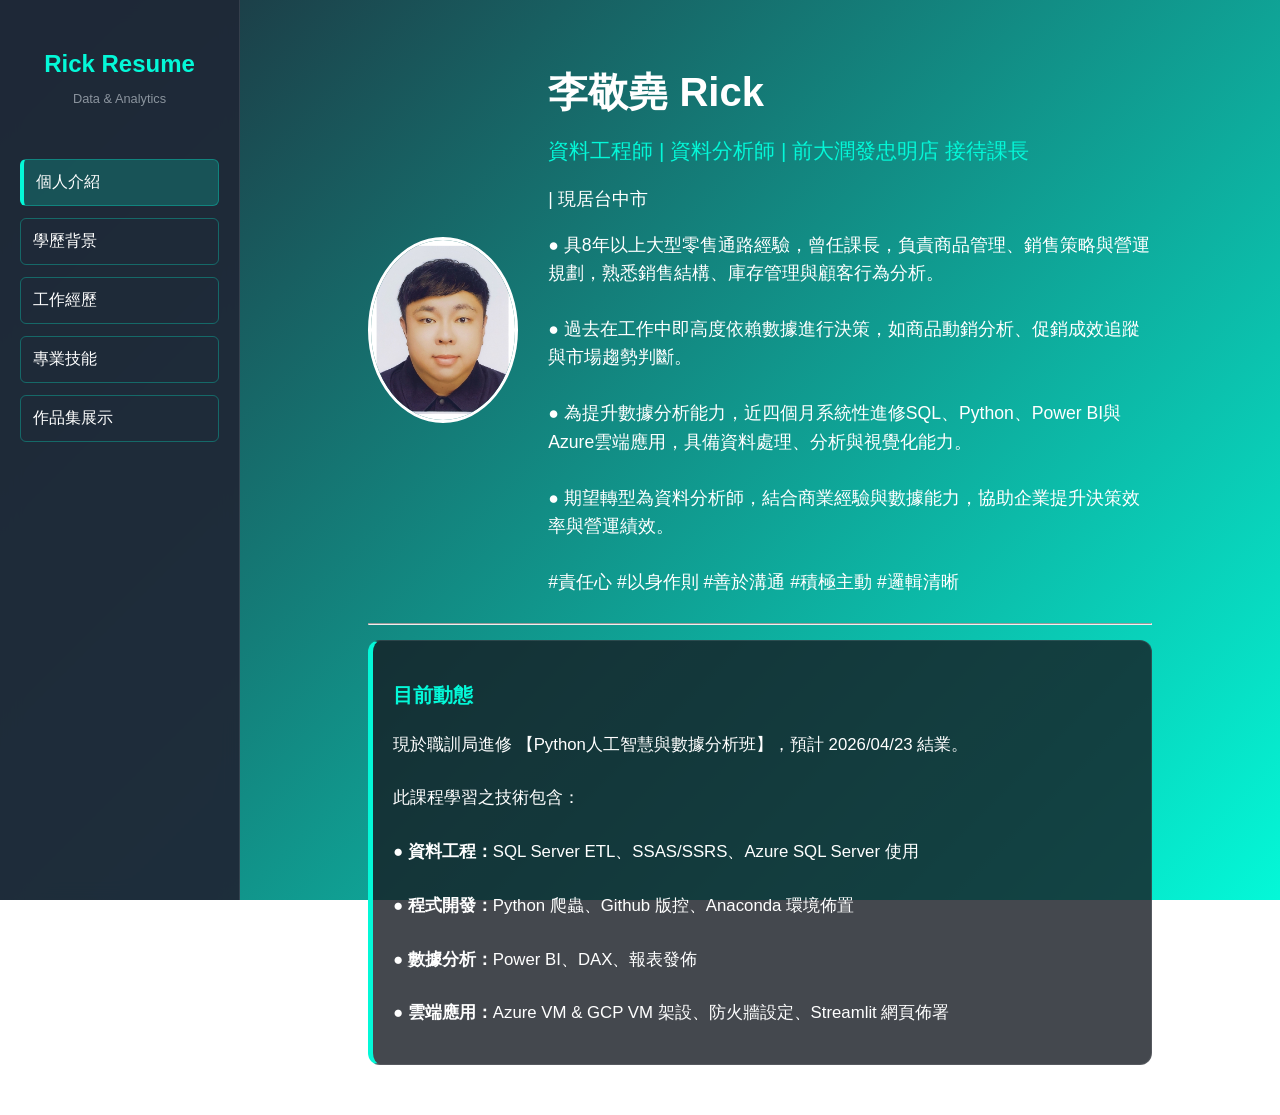
<file: index.html>
<!DOCTYPE html>
<html lang="zh-Hant">
<head>
<meta charset="UTF-8">
<meta name="viewport" content="width=device-width, initial-scale=1.0">
<title>個人介紹 - 李敬堯 Rick</title>

<style>
/* --- 基礎設定 --- */
/* 子選單基礎設定 */
.sub-nav {
    max-height: 0;           /* 預設高度為 0 (隱藏) */
    overflow: hidden;        /* 超出部分隱藏 */
    transition: max-height 0.5s ease-out; /* 展開動畫 */
    background: rgba(0, 0, 0, 0.2); /* 稍微深一點的背景色做區隔 */
    border-radius: 8px;
    margin-left: 10px;       /* 往右縮進，顯現階層感 */
}

/* 當滑鼠移到作品集群組時，展開子選單 */
.portfolio-group:hover .sub-nav {
    max-height: 300px;       /* 給予足夠大的高度讓它展開 */
}

/* 子選單內的連結樣式 */
.sub-nav a {
    font-size: 0.9rem !important; /* 字體比主選單小一點 */
    padding: 8px 15px !important;
    background: transparent !important; /* 移除原本的背景 */
    border: none !important;
    border-left: 2px solid rgba(4, 248, 216, 0.3); /* 左側細線 */
    margin: 2px 0 !important;
}

.sub-nav a:hover {
    color: #04f8d8 !important;
    border-left: 2px solid #04f8d8 !important;
}

body {
    margin: 0;
    font-family: "Microsoft JhengHei", Arial, sans-serif;
    background: linear-gradient(135deg, #1f2937 0%, #04f8d8 100%);
    background-attachment: fixed;
    min-height: 100vh;
    color: rgb(255, 255, 255);
    display: flex;
    flex-direction: column; /* 預設手機版由上而下 */
}

/* --- 導覽列 (手機版優化) --- */
.sidebar {
    width: 100%;
    background: rgba(31, 41, 55, 0.95);
    backdrop-filter: blur(10px);
    padding: 15px;
    box-sizing: border-box;
    border-bottom: 1px solid rgba(255, 255, 255, 0.1);
    position: sticky; /* 手機版捲動時固定在頂部 */
    top: 0;
    z-index: 1000;
}

.nav-links {
    display: flex; 
    justify-content: center;
    overflow-x: auto; /* 若選單太長，手機版可以左右滑動 */
    white-space: nowrap;
    gap: 8px;
    padding-bottom: 5px;
}

/* 隱藏手機版捲軸 */
.nav-links::-webkit-scrollbar { display: none; }

.sidebar a {
    color: white;
    padding: 6px 12px;
    text-decoration: none;
    border-radius: 6px;
    background: rgba(4, 248, 216, 0.1);
    border: 1px solid rgba(4, 248, 216, 0.3);
    font-size: 13px;
    flex-shrink: 0;
}

/* --- 主內容 --- */
.content {
    padding: 20px;
    box-sizing: border-box;
    width: 100%;
    font-size: 1.1rem; /* 增加基礎字體大小 */
    line-height: 1.6;
}

.header-flex {
    display: flex;
    flex-direction: column; /* 手機版頭像置中 */
    align-items: center;
    text-align: center;
    margin-top: 10px;
}

.profile {
    width: 120px; /* 手機版頭像縮小一點 */
    height: 120px;
    object-fit: cover;
    border-radius: 50%;
    border: 3px solid #ffffff;
    margin-bottom: 15px;
}

/* --- 元件樣式 --- */
.card { 
    background: rgba(22, 27, 34, 0.8); 
    padding: 20px; 
    border-radius: 12px; 
    margin-top: 15px; 
    border: 1px solid rgba(255, 255, 255, 0.1); 
    font-size: 1.05rem; /* 手機版字體略小 */
}

.project-image {
    width: 100%;
    max-width: 100%;
    height: auto;
}

/* --- 桌機版佈局 (螢幕大於 992px 時自動切換) --- */
@media (min-width: 992px) {
    body { flex-direction: row; }
    
    .sidebar { 
        width: 240px; 
        height: 100vh; 
        position: fixed; 
        left: 0; top: 0;
        padding: 50px 20px; 
        border-right: 1px solid rgba(255, 255, 255, 0.1); 
        border-bottom: none;
        display: flex;
        flex-direction: column;
    }
    
    .nav-links { 
        flex-direction: column; 
        overflow-x: visible;
        gap: 12px;
    }
    
    .sidebar a { 
        display: block; 
        font-size: 16px;
        background: transparent;
        padding: 12px;
    }

    .sidebar a:hover {
        background: rgba(4, 248, 216, 0.2);
    }
    
    .content { 
        margin-left: 240px; 
        padding: 50px 10%; 
    }
    
    .header-flex { flex-direction: row; text-align: left; }
    .profile { width: 180px; height: 180px; margin-right: 30px; }
}
</style>
</head>

<body>

<div class="sidebar">
    <div style="margin-bottom: 40px; text-align: center; width: 100%;">
        <h2 style="color: #04f8d8; margin: 0;">Rick Resume</h2>
        <p style="font-size: 0.8rem; color: #8b949e;">Data & Analytics</p>
    </div>
    <div class="nav-links">
        <a href="index.html" style="background: rgba(4, 248, 216, 0.2); border-left: 4px solid #04f8d8;">個人介紹</a>
        <a href="education.html">學歷背景</a>
        <a href="experience.html">工作經歷</a>
        <a href="skills.html">專業技能</a>
        <a href="portfolio.html">作品集展示</a>
        <div class="sub-nav">
                <a href="project-1.html">● 大數據銷售分析</a>
                <a href="project-2.html">● 即時新聞監控系統</a>
                <a href="project-3.html">● 雲端自動化流程</a>
            </div>
    </div>
</div>

<div class="content">
    <div class="header-flex">
        <img src="assets/p1.jpg" class="profile" alt="Rick">
        <div>
            <h1 style="margin:0; font-size: 2.5rem;">李敬堯 Rick</h1>
            <p style="font-size: 1.3rem; color: #04f8d8; margin: 10px 0;">資料工程師 | 資料分析師 | 前大潤發忠明店 接待課長</p>
            <p>| 現居台中市</p>
            <p>● 具8年以上大型零售通路經驗，曾任課長，負責商品管理、銷售策略與營運規劃，熟悉銷售結構、庫存管理與顧客行為分析。
                <br>
                <br>● 過去在工作中即高度依賴數據進行決策，如商品動銷分析、促銷成效追蹤與市場趨勢判斷。
                <br>
                <br>● 為提升數據分析能力，近四個月系統性進修SQL、Python、Power BI與Azure雲端應用，具備資料處理、分析與視覺化能力。
                <br>
                <br>● 期望轉型為資料分析師，結合商業經驗與數據能力，協助企業提升決策效率與營運績效。
                <br>
                <br>#責任心 #以身作則 #善於溝通 #積極主動 #邏輯清晰
            </p>
        </div>
    </div>

    <hr>

    <div class="card" style="border-left: 5px solid #04f8d8;">
        <h3 style="color: #04f8d8;">目前動態</h3>
        <p>現於職訓局進修 <span class="highlight">【Python人工智慧與數據分析班】</span>，預計 2026/04/23 結業。
            <br>
            <br>此課程學習之技術包含：
            <br>
            <br>● <b>資料工程：</b>SQL Server ETL、SSAS/SSRS、Azure SQL Server 使用
            <br>
            <br>● <b>程式開發：</b>Python 爬蟲、Github 版控、Anaconda 環境佈置
            <br>
            <br>● <b>數據分析：</b>Power BI、DAX、報表發佈
            <br>
            <br>● <b>雲端應用：</b>Azure VM & GCP VM 架設、防火牆設定、Streamlit 網頁佈署
</file>
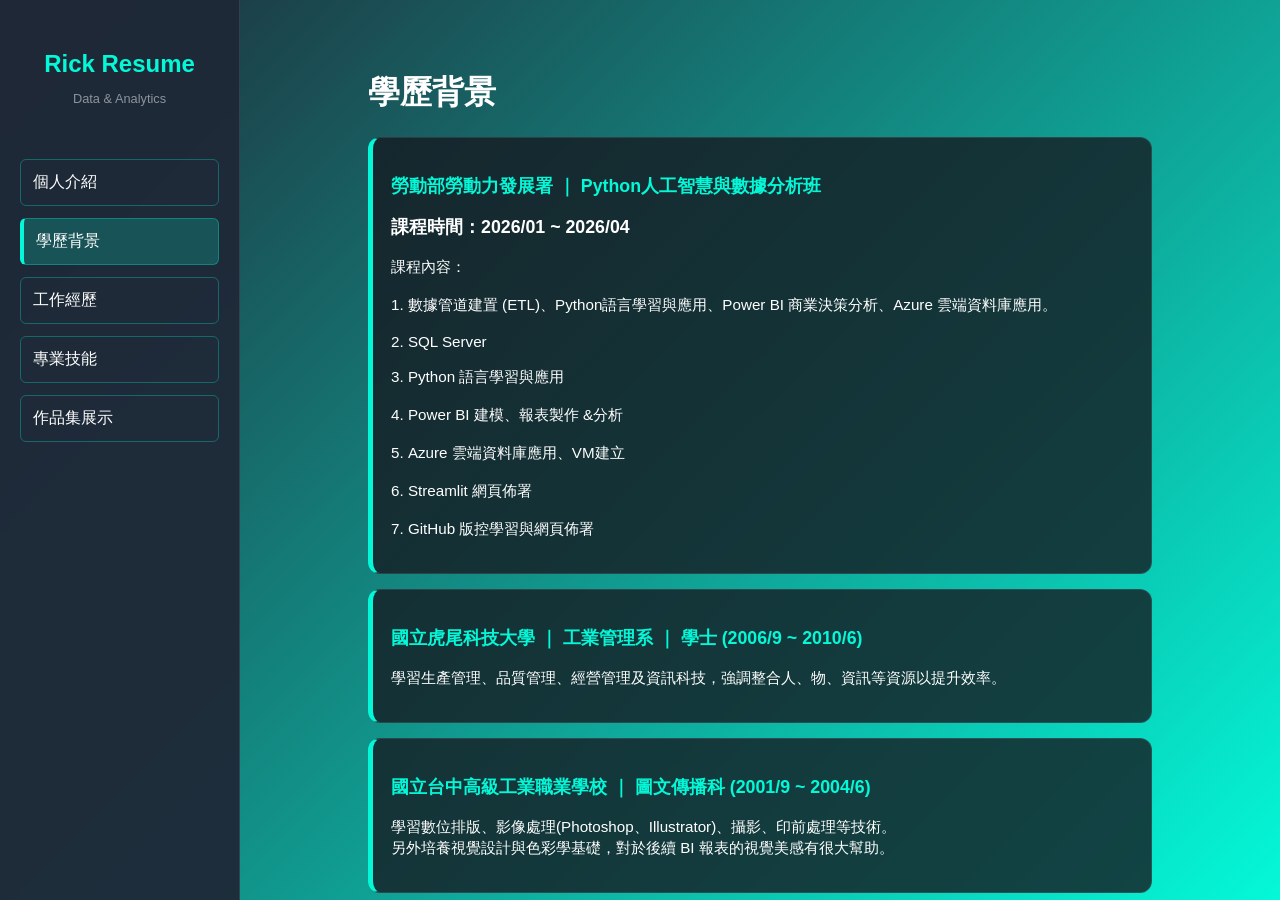
<file: education.html>
<meta name="viewport" content="width=device-width, initial-scale=1.0">
<style>
/* --- 基礎設定 --- */
body {
    margin: 0;
    font-family: "Microsoft JhengHei", Arial, sans-serif;
    background: linear-gradient(135deg, #1f2937 0%, #04f8d8 100%);
    background-attachment: fixed;
    min-height: 100vh;
    color: rgb(255, 255, 255);
    display: flex;
    flex-direction: column; /* 預設手機版由上而下 */
}

/* --- 導覽列 (手機版優化) --- */
.sidebar {
    width: 100%;
    background: rgba(31, 41, 55, 0.95);
    backdrop-filter: blur(10px);
    padding: 15px;
    box-sizing: border-box;
    border-bottom: 1px solid rgba(255, 255, 255, 0.1);
    position: sticky; /* 手機版捲動時固定在頂部 */
    top: 0;
    z-index: 1000;
}

.nav-links {
    display: flex; 
    justify-content: center;
    overflow-x: auto; /* 若選單太長，手機版可以左右滑動 */
    white-space: nowrap;
    gap: 8px;
    padding-bottom: 5px;
}

/* 隱藏手機版捲軸 */
.nav-links::-webkit-scrollbar { display: none; }

.sidebar a {
    color: white;
    padding: 6px 12px;
    text-decoration: none;
    border-radius: 6px;
    background: rgba(4, 248, 216, 0.1);
    border: 1px solid rgba(4, 248, 216, 0.3);
    font-size: 13px;
    flex-shrink: 0;
}

/* --- 主內容 --- */
.content {
    padding: 20px;
    box-sizing: border-box;
    width: 100%;
}

.header-flex {
    display: flex;
    flex-direction: column; /* 手機版頭像置中 */
    align-items: center;
    text-align: center;
    margin-top: 10px;
}

.profile {
    width: 120px; /* 手機版頭像縮小一點 */
    height: 120px;
    object-fit: cover;
    border-radius: 50%;
    border: 3px solid #ffffff;
    margin-bottom: 15px;
}

/* --- 元件樣式 --- */
.card { 
    background: rgba(22, 27, 34, 0.8); 
    padding: 18px; 
    border-radius: 12px; 
    margin-top: 15px; 
    border: 1px solid rgba(255, 255, 255, 0.1); 
    font-size: 0.95rem; /* 手機版字體略小 */
}

.project-image {
    width: 100%;
    max-width: 100%;
    height: auto;
}

/* --- 桌機版佈局 (螢幕大於 992px 時自動切換) --- */
@media (min-width: 992px) {
    body { flex-direction: row; }
    
    .sidebar { 
        width: 240px; 
        height: 100vh; 
        position: fixed; 
        left: 0; top: 0;
        padding: 50px 20px; 
        border-right: 1px solid rgba(255, 255, 255, 0.1); 
        border-bottom: none;
        display: flex;
        flex-direction: column;
    }
    
    .nav-links { 
        flex-direction: column; 
        overflow-x: visible;
        gap: 12px;
    }
    
    .sidebar a { 
        display: block; 
        font-size: 16px;
        background: transparent;
        padding: 12px;
    }

    .sidebar a:hover {
        background: rgba(4, 248, 216, 0.2);
    }
    
    .content { 
        margin-left: 240px; 
        padding: 50px 10%; 
    }
    
    .header-flex { flex-direction: row; text-align: left; }
    .profile { width: 180px; height: 180px; margin-right: 30px; }
}
</style>

<body>
<div class="sidebar">
    <div style="margin-bottom: 40px; text-align: center; width: 100%;">
        <h2 style="color: #04f8d8; margin: 0;">Rick Resume</h2>
        <p style="font-size: 0.8rem; color: #8b949e;">Data & Analytics</p>
    </div>
    <div class="nav-links">
        <a href="index.html">個人介紹</a>
        <a href="education.html" style="background: rgba(4, 248, 216, 0.2); border-left: 4px solid #04f8d8;">學歷背景</a>
        <a href="experience.html">工作經歷</a>
        <a href="skills.html">專業技能</a>
        <a href="portfolio.html">作品集展示</a>
    </div>
</div>

<div class="content">
    <h1>學歷背景</h1>
    <div class="card" style="border-left: 5px solid #04f8d8;">
        <h3 style="color: #04f8d8;">勞動部勞動力發展署 ｜ Python人工智慧與數據分析班</h3>
        <h3 style="margin-top:0;">課程時間：2026/01 ~ 2026/04</h3>
        <p>課程內容：
            <br>
            <br>1. 數據管道建置 (ETL)、Python語言學習與應用、Power BI 商業決策分析、Azure 雲端資料庫應用。
            <br>
            <br>2. SQL Server
            <br>
            <br>3. Python 語言學習與應用
            <br>
            <br>4. Power BI 建模、報表製作 &分析
            <br>
            <br>5. Azure 雲端資料庫應用、VM建立
            <br>
            <br>6. Streamlit 網頁佈署
            <br>
            <br>7. GitHub 版控學習與網頁佈署
        </p>
    </div>
    <div class="card" style="border-left: 5px solid #04f8d8;">
        <h3 style="color: #04f8d8;">國立虎尾科技大學 ｜ 工業管理系 ｜ 學士 (2006/9 ~ 2010/6)</h3>
        <p>學習生產管理、品質管理、經營管理及資訊科技，強調整合人、物、資訊等資源以提升效率。
        </p>
    </div>
    <div class="card" style="border-left: 5px solid #04f8d8;">
        <h3 style="color: #04f8d8;">國立台中高級工業職業學校 ｜ 圖文傳播科 (2001/9 ~ 2004/6)</h3>
        <p>學習數位排版、影像處理(Photoshop、Illustrator)、攝影、印前處理等技術。
            <br>另外培養視覺設計與色彩學基礎，對於後續 BI 報表的視覺美感有很大幫助。
        </p>
    </div>
</div>
</body>
</file>
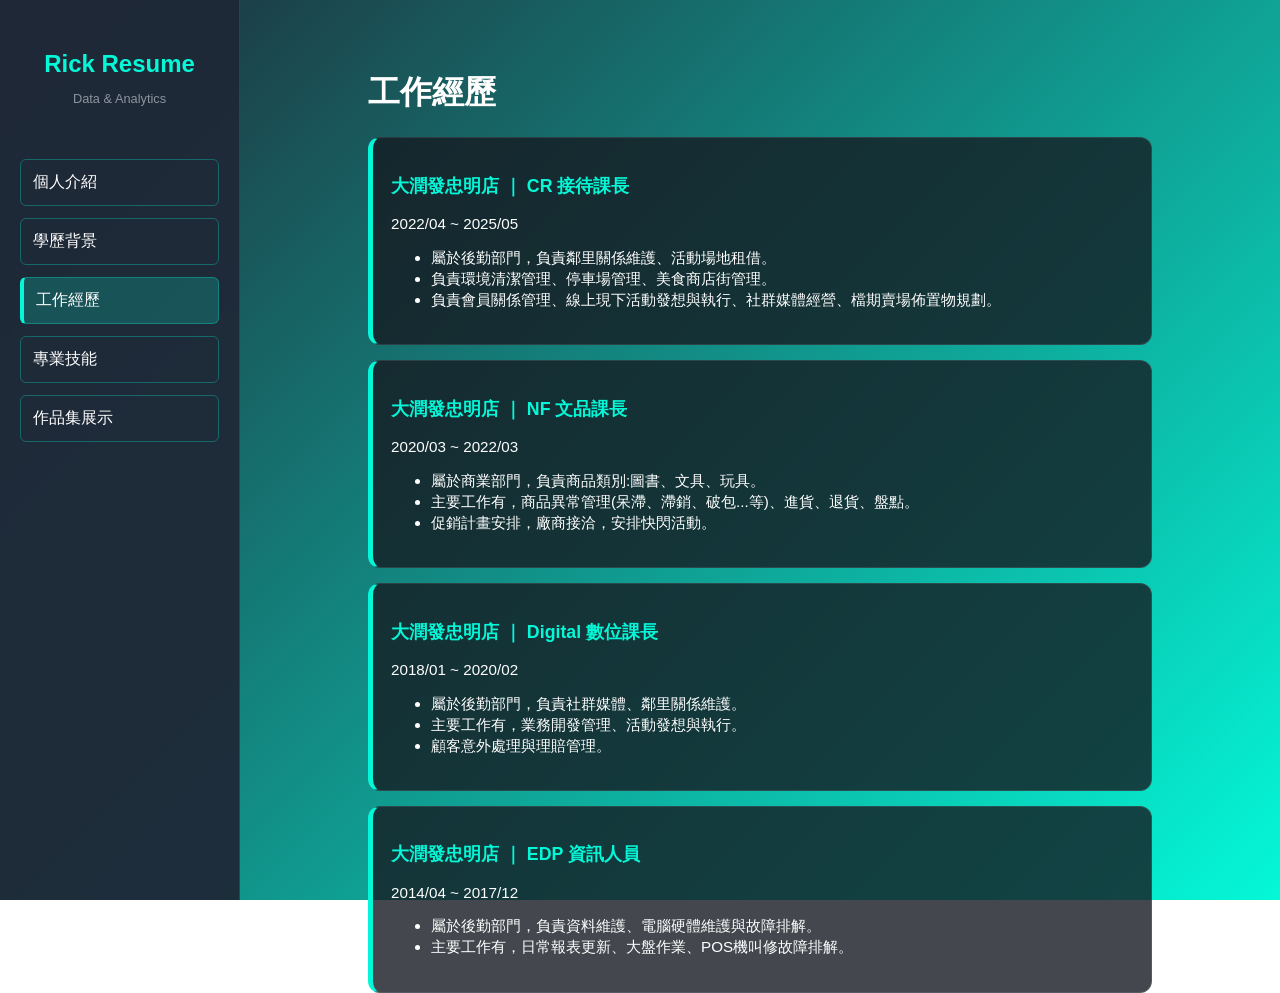
<file: experience.html>
<meta name="viewport" content="width=device-width, initial-scale=1.0">
<style>
/* --- 基礎設定 --- */
body {
    margin: 0;
    font-family: "Microsoft JhengHei", Arial, sans-serif;
    background: linear-gradient(135deg, #1f2937 0%, #04f8d8 100%);
    background-attachment: fixed;
    min-height: 100vh;
    color: rgb(255, 255, 255);
    display: flex;
    flex-direction: column; /* 預設手機版由上而下 */
}

/* --- 導覽列 (手機版優化) --- */
.sidebar {
    width: 100%;
    background: rgba(31, 41, 55, 0.95);
    backdrop-filter: blur(10px);
    padding: 15px;
    box-sizing: border-box;
    border-bottom: 1px solid rgba(255, 255, 255, 0.1);
    position: sticky; /* 手機版捲動時固定在頂部 */
    top: 0;
    z-index: 1000;
}

.nav-links {
    display: flex; 
    justify-content: center;
    overflow-x: auto; /* 若選單太長，手機版可以左右滑動 */
    white-space: nowrap;
    gap: 8px;
    padding-bottom: 5px;
}

/* 隱藏手機版捲軸 */
.nav-links::-webkit-scrollbar { display: none; }

.sidebar a {
    color: white;
    padding: 6px 12px;
    text-decoration: none;
    border-radius: 6px;
    background: rgba(4, 248, 216, 0.1);
    border: 1px solid rgba(4, 248, 216, 0.3);
    font-size: 13px;
    flex-shrink: 0;
}

/* --- 主內容 --- */
.content {
    padding: 20px;
    box-sizing: border-box;
    width: 100%;
}

.header-flex {
    display: flex;
    flex-direction: column; /* 手機版頭像置中 */
    align-items: center;
    text-align: center;
    margin-top: 10px;
}

.profile {
    width: 120px; /* 手機版頭像縮小一點 */
    height: 120px;
    object-fit: cover;
    border-radius: 50%;
    border: 3px solid #ffffff;
    margin-bottom: 15px;
}

/* --- 元件樣式 --- */
.card { 
    background: rgba(22, 27, 34, 0.8); 
    padding: 18px; 
    border-radius: 12px; 
    margin-top: 15px; 
    border: 1px solid rgba(255, 255, 255, 0.1); 
    font-size: 0.95rem; /* 手機版字體略小 */
}

.project-image {
    width: 100%;
    max-width: 100%;
    height: auto;
}

/* --- 桌機版佈局 (螢幕大於 992px 時自動切換) --- */
@media (min-width: 992px) {
    body { flex-direction: row; }
    
    .sidebar { 
        width: 240px; 
        height: 100vh; 
        position: fixed; 
        left: 0; top: 0;
        padding: 50px 20px; 
        border-right: 1px solid rgba(255, 255, 255, 0.1); 
        border-bottom: none;
        display: flex;
        flex-direction: column;
    }
    
    .nav-links { 
        flex-direction: column; 
        overflow-x: visible;
        gap: 12px;
    }
    
    .sidebar a { 
        display: block; 
        font-size: 16px;
        background: transparent;
        padding: 12px;
    }

    .sidebar a:hover {
        background: rgba(4, 248, 216, 0.2);
    }
    
    .content { 
        margin-left: 240px; 
        padding: 50px 10%; 
    }
    
    .header-flex { flex-direction: row; text-align: left; }
    .profile { width: 180px; height: 180px; margin-right: 30px; }
}
</style>


<body>
<div class="sidebar">
    <div style="margin-bottom: 40px; text-align: center; width: 100%;">
        <h2 style="color: #04f8d8; margin: 0;">Rick Resume</h2>
        <p style="font-size: 0.8rem; color: #8b949e;">Data & Analytics</p>
    </div>
    <div class="nav-links">
        <a href="index.html">個人介紹</a>
        <a href="education.html">學歷背景</a>
        <a href="experience.html" style="background: rgba(4, 248, 216, 0.2); border-left: 4px solid #04f8d8;">工作經歷</a>
        <a href="skills.html">專業技能</a>
        <a href="portfolio.html">作品集展示</a>
    </div>
</div>

<div class="content">
    <h1>工作經歷</h1>
    <div class="card" style="border-left: 5px solid #04f8d8;">
        <h3 style="color: #04f8d8;">大潤發忠明店 ｜ CR 接待課長</h3>
        <span class="exp-meta">2022/04 ~ 2025/05</span>
        <ul>
            <li>屬於後勤部門，負責鄰里關係維護、活動場地租借。</li>
            <li>負責環境清潔管理、停車場管理、美食商店街管理。</li>
            <li>負責會員關係管理、線上現下活動發想與執行、社群媒體經營、檔期賣場佈置物規劃。</li>
        </ul>
    </div>
    <div class="card" style="border-left: 5px solid #04f8d8;">
        <h3 style="color: #04f8d8;">大潤發忠明店 ｜ NF 文品課長</h3>
        <span class="exp-meta">2020/03 ~ 2022/03</span>
        <ul>
            <li>屬於商業部門，負責商品類別:圖書、文具、玩具。</li>
            <li>主要工作有，商品異常管理(呆滯、滯銷、破包...等)、進貨、退貨、盤點。</li>
            <li>促銷計畫安排，廠商接洽，安排快閃活動。</li>
        </ul>
    </div>
    <div class="card" style="border-left: 5px solid #04f8d8;">
        <h3 style="color: #04f8d8;">大潤發忠明店 ｜ Digital 數位課長</h3>
        <span class="exp-meta">2018/01 ~ 2020/02</span>
        <ul>
            <li>屬於後勤部門，負責社群媒體、鄰里關係維護。</li>
            <li>主要工作有，業務開發管理、活動發想與執行。</li>
            <li>顧客意外處理與理賠管理。</li>
        </ul>
    </div>
    <div class="card" style="border-left: 5px solid #04f8d8;">
        <h3 style="color: #04f8d8;">大潤發忠明店 ｜ EDP 資訊人員</h3>
        <span class="exp-meta">2014/04 ~ 2017/12</span>
        <ul>
            <li>屬於後勤部門，負責資料維護、電腦硬體維護與故障排解。</li>
            <li>主要工作有，日常報表更新、大盤作業、POS機叫修故障排解。</li>
        </ul>
    </div>
</div>
</file>
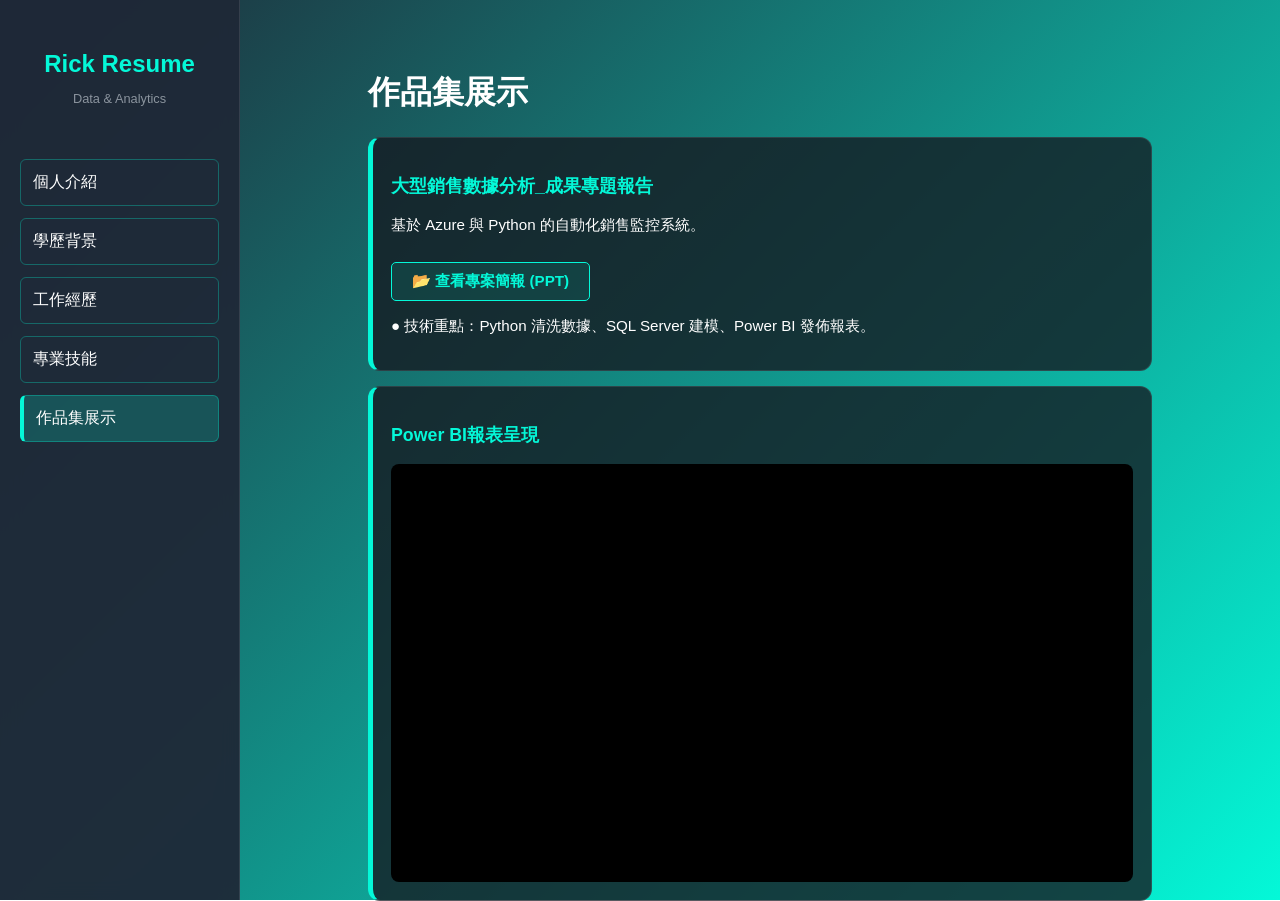
<file: portfolio.html>
<meta name="viewport" content="width=device-width, initial-scale=1.0">
<style>
/* --- 基礎設定 --- */
body {
    margin: 0;
    font-family: "Microsoft JhengHei", Arial, sans-serif;
    background: linear-gradient(135deg, #1f2937 0%, #04f8d8 100%);
    background-attachment: fixed;
    min-height: 100vh;
    color: rgb(255, 255, 255);
    display: flex;
    flex-direction: column; /* 預設手機版由上而下 */
}

/* --- 導覽列 (手機版優化) --- */
.sidebar {
    width: 100%;
    background: rgba(31, 41, 55, 0.95);
    backdrop-filter: blur(10px);
    padding: 15px;
    box-sizing: border-box;
    border-bottom: 1px solid rgba(255, 255, 255, 0.1);
    position: sticky; /* 手機版捲動時固定在頂部 */
    top: 0;
    z-index: 1000;
}

.nav-links {
    display: flex; 
    justify-content: center;
    overflow-x: auto; /* 若選單太長，手機版可以左右滑動 */
    white-space: nowrap;
    gap: 8px;
    padding-bottom: 5px;
}

/* 隱藏手機版捲軸 */
.nav-links::-webkit-scrollbar { display: none; }

.sidebar a {
    color: white;
    padding: 6px 12px;
    text-decoration: none;
    border-radius: 6px;
    background: rgba(4, 248, 216, 0.1);
    border: 1px solid rgba(4, 248, 216, 0.3);
    font-size: 13px;
    flex-shrink: 0;
}

/* --- 主內容 --- */
.content {
    padding: 20px;
    box-sizing: border-box;
    width: 100%;
}

.header-flex {
    display: flex;
    flex-direction: column; /* 手機版頭像置中 */
    align-items: center;
    text-align: center;
    margin-top: 10px;
}

.profile {
    width: 120px; /* 手機版頭像縮小一點 */
    height: 120px;
    object-fit: cover;
    border-radius: 50%;
    border: 3px solid #ffffff;
    margin-bottom: 15px;
}

/* --- 元件樣式 --- */
.card { 
    background: rgba(22, 27, 34, 0.8); 
    padding: 18px; 
    border-radius: 12px; 
    margin-top: 15px; 
    border: 1px solid rgba(255, 255, 255, 0.1); 
    font-size: 0.95rem; /* 手機版字體略小 */
}

.project-image {
    width: 100%;
    max-width: 100%;
    height: auto;
}

/* --- 超連結全域設定 --- */
a {
    color: #04f8d8;          /* 統一改為你主題的青綠色 */
    text-decoration: none;   /* 移除預設下底線 */
    transition: 0.3s;        /* 增加顏色變換的平滑感 */
}

/* 滑鼠移上去時的效果 */
a:hover {
    color: #ffffff;          /* 移上去變白色 */
    text-shadow: 0 0 8px rgba(4, 248, 216, 0.8); /* 增加一點點霓虹發光感 */
    text-decoration: underline; /* 移上去才出現底線，增加互動感 */
}

/* 針對卡片內的特殊連結按鈕 (可選) */
.btn-link {
    display: inline-block;
    margin-top: 10px;
    padding: 8px 20px;
    background: rgba(4, 248, 216, 0.1);
    border: 1px solid #04f8d8;
    border-radius: 5px;
    color: #04f8d8;
    font-weight: bold;
}

.btn-link:hover {
    background: #04f8d8;
    color: #1f2937; /* 背景變亮時，字變深色才清楚 */
}

/* 建立一個等比例容器 */
.video-container {
    position: relative;
    padding-bottom: 56.25%; /* 16:9 的比例 (9 / 16 = 0.5625) */
    height: 0;
    overflow: hidden;
    max-width: 100%;
    background: #000; /* 載入前顯示黑底 */
    border-radius: 8px; /* 配合你的卡片圓角 */
    margin-top: 15px;
}

/* 讓 iframe 填滿容器 */
.video-container iframe {
    position: absolute;
    top: 0;
    left: 0;
    width: 100%;
    height: 100%;
    border: 0;
}

/* 如果在手機上覺得 16:9 太扁，可以用媒體查詢調整手機版比例 */
@media (max-width: 768px) {
    .video-container {
        padding-bottom: 75%; /* 手機版改為 4:3 比例，讓報表清楚一點 */
    }
}


/* --- 桌機版佈局 (螢幕大於 992px 時自動切換) --- */
@media (min-width: 992px) {
    body { flex-direction: row; }
    
    .sidebar { 
        width: 240px; 
        height: 100vh; 
        position: fixed; 
        left: 0; top: 0;
        padding: 50px 20px; 
        border-right: 1px solid rgba(255, 255, 255, 0.1); 
        border-bottom: none;
        display: flex;
        flex-direction: column;
    }
    
    .nav-links { 
        flex-direction: column; 
        overflow-x: visible;
        gap: 12px;
    }
    
    .sidebar a { 
        display: block; 
        font-size: 16px;
        background: transparent;
        padding: 12px;
    }

    .sidebar a:hover {
        background: rgba(4, 248, 216, 0.2);
    }
    
    .content { 
        margin-left: 240px; 
        padding: 50px 10%; 
    }
    
    .header-flex { flex-direction: row; text-align: left; }
    .profile { width: 180px; height: 180px; margin-right: 30px; }
}
</style>

<body>
<div class="sidebar">
    <div style="margin-bottom: 40px; text-align: center; width: 100%;">
        <h2 style="color: #04f8d8; margin: 0;">Rick Resume</h2>
        <p style="font-size: 0.8rem; color: #8b949e;">Data & Analytics</p>
    </div>
    <div class="nav-links">
        <a href="index.html">個人介紹</a>
        <a href="education.html">學歷背景</a>
        <a href="experience.html">工作經歷</a>
        <a href="skills.html">專業技能</a>
        <a href="portfolio.html" style="background: rgba(4, 248, 216, 0.2); border-left: 4px solid #04f8d8;">作品集展示</a>
    </div>
</div>

<div class="content">
    <h1>作品集展示</h1>
    
    <div class="card" style="border-left: 5px solid #04f8d8;">
        <h3 style="color: #04f8d8;">大型銷售數據分析_成果專題報告</h3>
        <p>基於 Azure 與 Python 的自動化銷售監控系統。</p>
        <div class="project-image-container">
           <a href="https://docs.google.com/presentation/d/1mHP9xjA4UliKxJXmDbsOiGTrWpPP0BcHvMQXbUHuxfc/edit?usp=sharing" target="_blank" class="btn-link">📂 查看專案簡報 (PPT)</a>
        </div>
        <p style="margin-top:15px;">● 技術重點：Python 清洗數據、SQL Server 建模、Power BI 發佈報表。</p>
    </div>

    <div class="card" style="border-left: 5px solid #04f8d8;">
        <h3 style="color: #04f8d8;">Power BI報表呈現</h3>
        <div class="video-container">
            <iframe title="20260410" width="1024" height="612" src="https://app.powerbi.com/view?r=eyJrIjoiNWM4NjQzNTEtMjEyYS00MjI2LThiMmUtMmVhNTM5NjhmZjI1IiwidCI6IjQ3N2JmZWFhLTUyOTEtNGY4My04YjE0LTAzMWMzMDljZDExNyJ9" frameborder="0" allowFullScreen="true"></iframe>
        </div>
    </div>
</div>
</file>
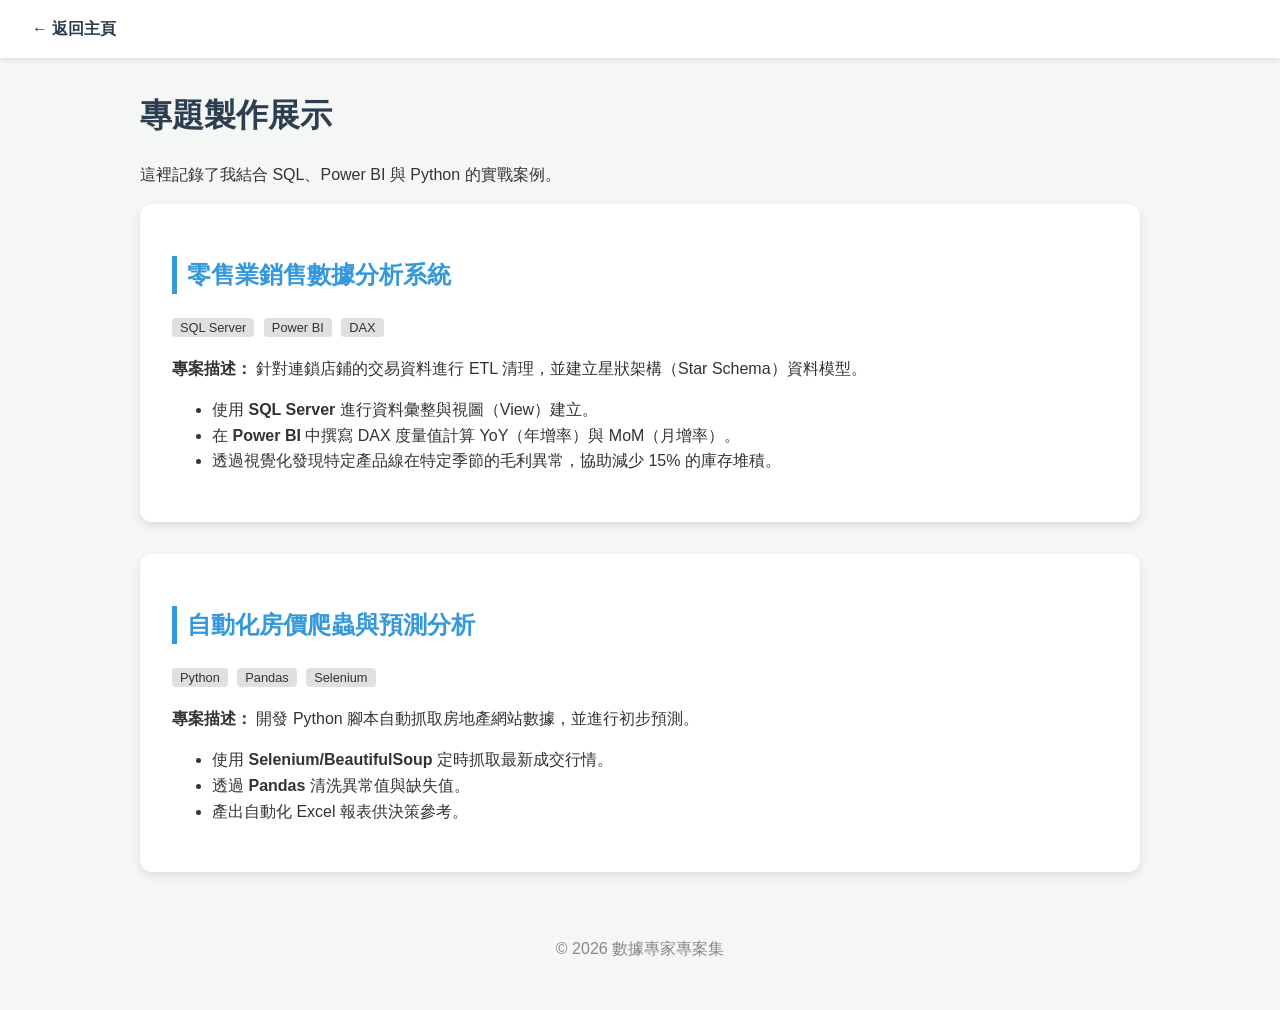
<file: projects.html>
<meta name="viewport" content="width=device-width, initial-scale=1.0">
<!DOCTYPE html>
<html lang="zh-Hant">
<head>
    <meta charset="UTF-8">
    <meta name="viewport" content="width=device-width, initial-scale=1.0">
    <title>專題製作展示 | 數據分析與工程</title>
    <style>
        :root {
            --primary-color: #2c3e50;
            --accent-color: #3498db;
            --bg-light: #f4f7f6;
        }
        body { font-family: 'Segoe UI', 'Microsoft JhengHei', sans-serif; line-height: 1.6; background: var(--bg-light); color: #333; margin: 0; }
        .nav-back { padding: 1rem 2rem; background: white; box-shadow: 0 2px 5px rgba(0,0,0,0.1); }
        .container { max-width: 1000px; margin: 2rem auto; padding: 0 1rem; }
        .project-card { background: white; border-radius: 12px; padding: 2rem; margin-bottom: 2rem; box-shadow: 0 4px 10px rgba(0,0,0,0.1); }
        .tag { background: #e0e0e0; padding: 2px 8px; border-radius: 4px; font-size: 0.8rem; margin-right: 5px; }
        h1 { color: var(--primary-color); }
        h2 { color: var(--accent-color); border-left: 5px solid var(--accent-color); padding-left: 10px; }
    </style>
</head>
<body>

<div class="nav-back">
    <a href="index.html" style="text-decoration: none; color: var(--primary-color); font-weight: bold;">&larr; 返回主頁</a>
</div>

<div class="container">
    <h1>專題製作展示</h1>
    <p>這裡記錄了我結合 SQL、Power BI 與 Python 的實戰案例。</p>

    <div class="project-card">
        <h2>零售業銷售數據分析系統</h2>
        <div>
            <span class="tag">SQL Server</span>
            <span class="tag">Power BI</span>
            <span class="tag">DAX</span>
        </div>
        <p><strong>專案描述：</strong> 針對連鎖店鋪的交易資料進行 ETL 清理，並建立星狀架構（Star Schema）資料模型。</p>
        <ul>
            <li>使用 <strong>SQL Server</strong> 進行資料彙整與視圖（View）建立。</li>
            <li>在 <strong>Power BI</strong> 中撰寫 DAX 度量值計算 YoY（年增率）與 MoM（月增率）。</li>
            <li>透過視覺化發現特定產品線在特定季節的毛利異常，協助減少 15% 的庫存堆積。</li>
        </ul>
    </div>

    <div class="project-card">
        <h2>自動化房價爬蟲與預測分析</h2>
        <div>
            <span class="tag">Python</span>
            <span class="tag">Pandas</span>
            <span class="tag">Selenium</span>
        </div>
        <p><strong>專案描述：</strong> 開發 Python 腳本自動抓取房地產網站數據，並進行初步預測。</p>
        <ul>
            <li>使用 <strong>Selenium/BeautifulSoup</strong> 定時抓取最新成交行情。</li>
            <li>透過 <strong>Pandas</strong> 清洗異常值與缺失值。</li>
            <li>產出自動化 Excel 報表供決策參考。</li>
        </ul>
    </div>
</div>

<footer>
    <p style="text-align: center; color: #888; padding: 2rem;">&copy; 2026 數據專家專案集</p>
</footer>

</body>
</html>
</file>
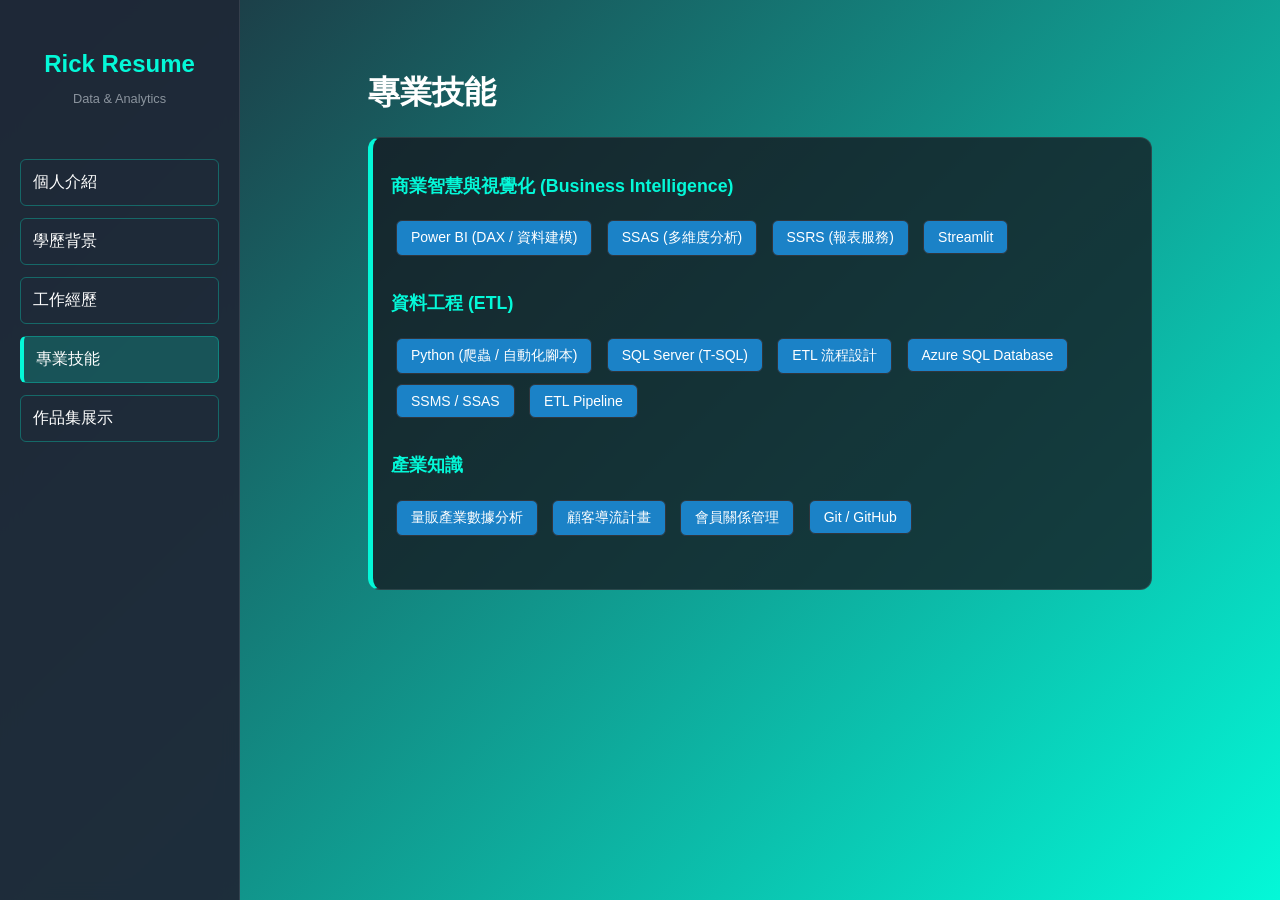
<file: skills.html>
<meta name="viewport" content="width=device-width, initial-scale=1.0">
<style>
/* --- 基礎設定 --- */
body {
    margin: 0;
    font-family: "Microsoft JhengHei", Arial, sans-serif;
    background: linear-gradient(135deg, #1f2937 0%, #04f8d8 100%);
    background-attachment: fixed;
    min-height: 100vh;
    color: rgb(255, 255, 255);
    display: flex;
    flex-direction: column; /* 預設手機版由上而下 */
}

/* --- 導覽列 (手機版優化) --- */
.sidebar {
    width: 100%;
    background: rgba(31, 41, 55, 0.95);
    backdrop-filter: blur(10px);
    padding: 15px;
    box-sizing: border-box;
    border-bottom: 1px solid rgba(255, 255, 255, 0.1);
    position: sticky; /* 手機版捲動時固定在頂部 */
    top: 0;
    z-index: 1000;
}

.nav-links {
    display: flex; 
    justify-content: center;
    overflow-x: auto; /* 若選單太長，手機版可以左右滑動 */
    white-space: nowrap;
    gap: 8px;
    padding-bottom: 5px;
}

/* 隱藏手機版捲軸 */
.nav-links::-webkit-scrollbar { display: none; }

.sidebar a {
    color: white;
    padding: 6px 12px;
    text-decoration: none;
    border-radius: 6px;
    background: rgba(4, 248, 216, 0.1);
    border: 1px solid rgba(4, 248, 216, 0.3);
    font-size: 13px;
    flex-shrink: 0;
}

/* --- 主內容 --- */
.content {
    padding: 20px;
    box-sizing: border-box;
    width: 100%;
}

.header-flex {
    display: flex;
    flex-direction: column; /* 手機版頭像置中 */
    align-items: center;
    text-align: center;
    margin-top: 10px;
}

.profile {
    width: 120px; /* 手機版頭像縮小一點 */
    height: 120px;
    object-fit: cover;
    border-radius: 50%;
    border: 3px solid #ffffff;
    margin-bottom: 15px;
}

/* --- 技能專用樣式 --- */
.skill-group {
    margin-bottom: 30px;
}
.skill-title {
    color: #58a6ff;
    border-left: 4px solid #58a6ff;
    padding-left: 10px;
    margin-bottom: 15px;
}

.tag { 
    display: inline-block; 
    background: #1b82c7; 
    padding: 8px 14px; 
    margin: 5px; 
    border-radius: 6px; 
    font-size: 14px; 
    border: 1px solid #30363d;
}

/* --- 元件樣式 --- */
.card { 
    background: rgba(22, 27, 34, 0.8); 
    padding: 18px; 
    border-radius: 12px; 
    margin-top: 15px; 
    border: 1px solid rgba(255, 255, 255, 0.1); 
    font-size: 0.95rem; /* 手機版字體略小 */
}

.project-image {
    width: 100%;
    max-width: 100%;
    height: auto;
}

/* --- 桌機版佈局 (螢幕大於 992px 時自動切換) --- */
@media (min-width: 992px) {
    body { flex-direction: row; }
    
    .sidebar { 
        width: 240px; 
        height: 100vh; 
        position: fixed; 
        left: 0; top: 0;
        padding: 50px 20px; 
        border-right: 1px solid rgba(255, 255, 255, 0.1); 
        border-bottom: none;
        display: flex;
        flex-direction: column;
    }
    
    .nav-links { 
        flex-direction: column; 
        overflow-x: visible;
        gap: 12px;
    }
    
    .sidebar a { 
        display: block; 
        font-size: 16px;
        background: transparent;
        padding: 12px;
    }

    .sidebar a:hover {
        background: rgba(4, 248, 216, 0.2);
    }
    
    .content { 
        margin-left: 240px; 
        padding: 50px 10%; 
    }
    
    .header-flex { flex-direction: row; text-align: left; }
    .profile { width: 180px; height: 180px; margin-right: 30px; }
}
</style>


<body>
<div class="sidebar">
    <div style="margin-bottom: 40px; text-align: center; width: 100%;">
        <h2 style="color: #04f8d8; margin: 0;">Rick Resume</h2>
        <p style="font-size: 0.8rem; color: #8b949e;">Data & Analytics</p>
    </div>
    <div class="nav-links">
        <a href="index.html">個人介紹</a>
        <a href="education.html">學歷背景</a>
        <a href="experience.html">工作經歷</a>
        <a href="skills.html" style="background: rgba(4, 248, 216, 0.2); border-left: 4px solid #04f8d8;">專業技能</a>
        <a href="portfolio.html">作品集展示</a>
    </div>
</div>

<div class="content">
    <h1>專業技能</h1>
    
    <div class="card" style="border-left: 5px solid #04f8d8;">
        <div class="skill-group">
            <h3 style="color: #04f8d8;">商業智慧與視覺化 (Business Intelligence)</h3>
            <span class="tag">Power BI (DAX / 資料建模)</span>
            <span class="tag">SSAS (多維度分析)</span>
            <span class="tag">SSRS (報表服務)</span>
            <span class="tag">Streamlit</span>
        </div>
    
        <div class="skill-group">
            <h3 style="color: #04f8d8;">資料工程 (ETL)</h3>
            <span class="tag">Python (爬蟲 / 自動化腳本)</span>
            <span class="tag">SQL Server (T-SQL)</span>
            <span class="tag">ETL 流程設計</span>
            <span class="tag">Azure SQL Database</span>
            <span class="tag">SSMS / SSAS</span>
            <span class="tag">ETL Pipeline</span>
        </div>
   
        <div class="skill-group">
            <h3 style="color: #04f8d8;">產業知識</h3>
            <span class="tag">量販產業數據分析</span>
            <span class="tag">顧客導流計畫</span>
            <span class="tag">會員關係管理</span>
            <span class="tag">Git / GitHub</span>
        </div>
    </div>
</div>
</file>
